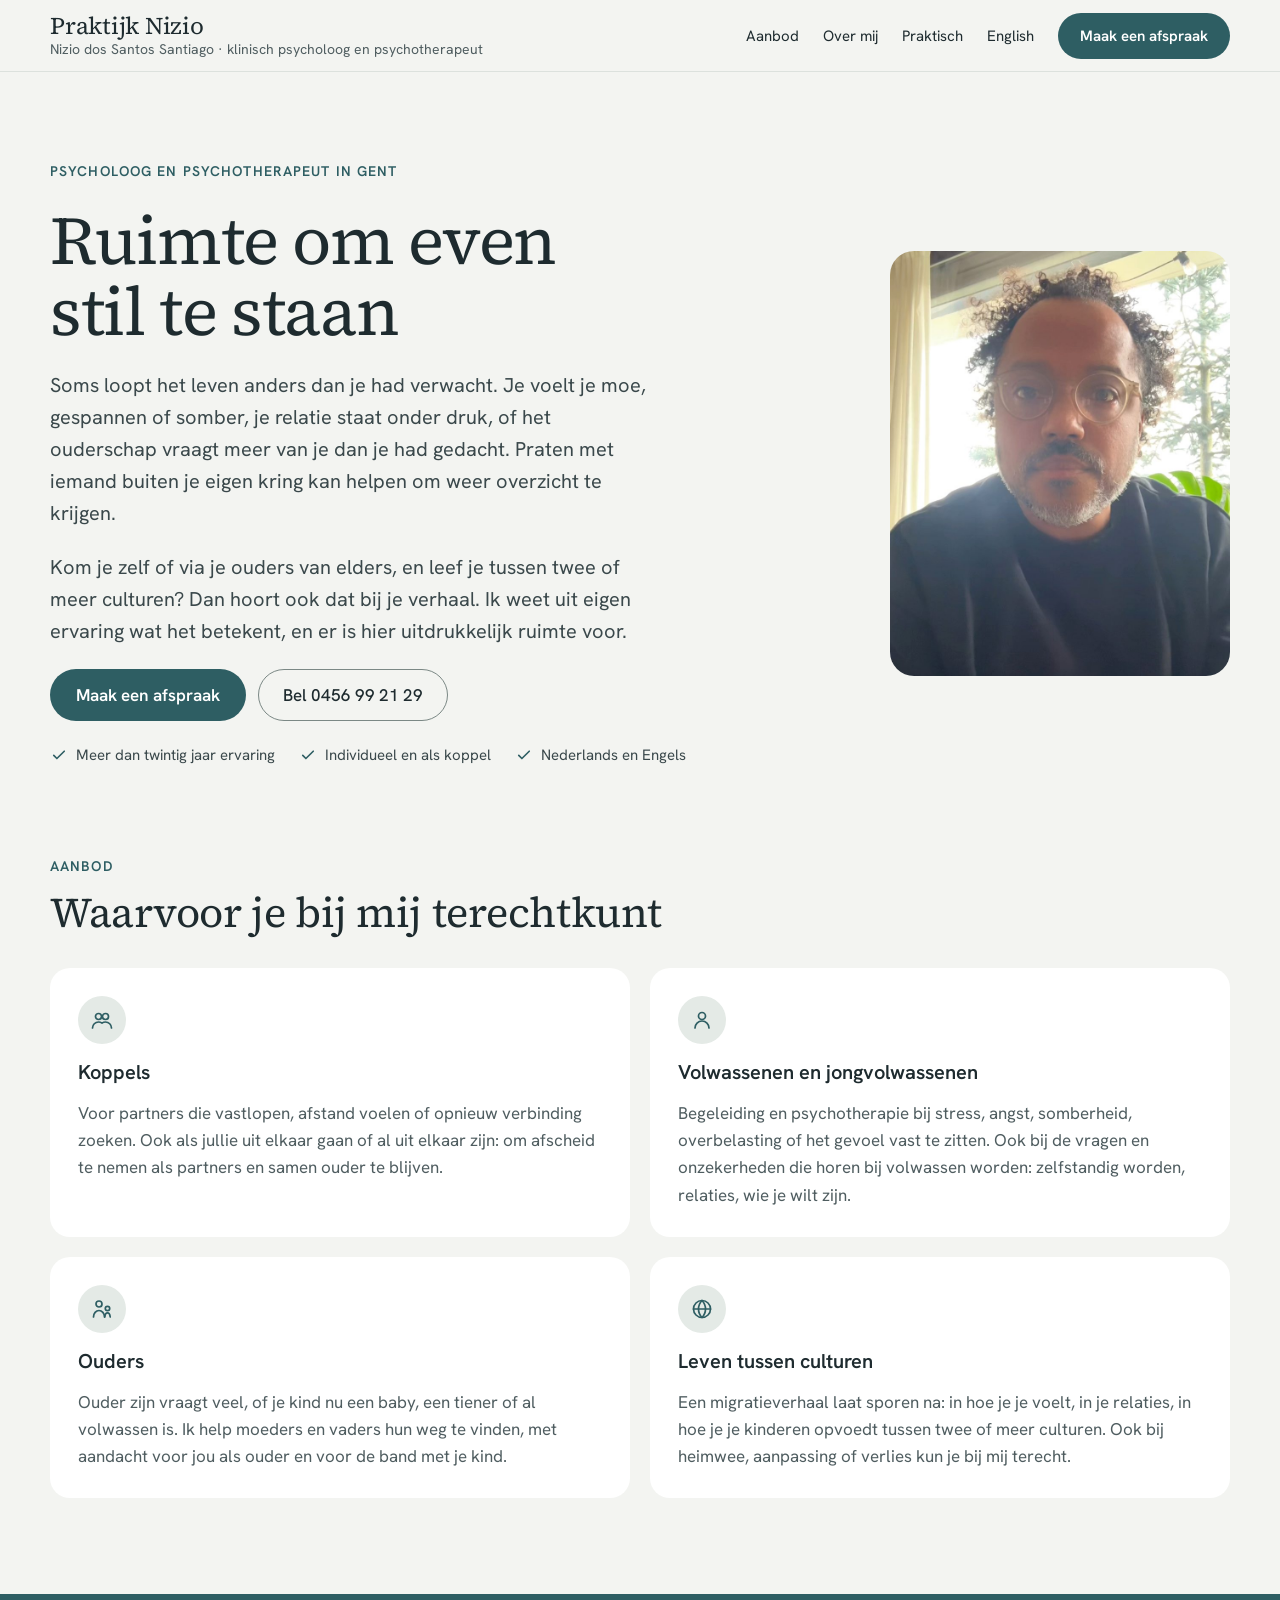
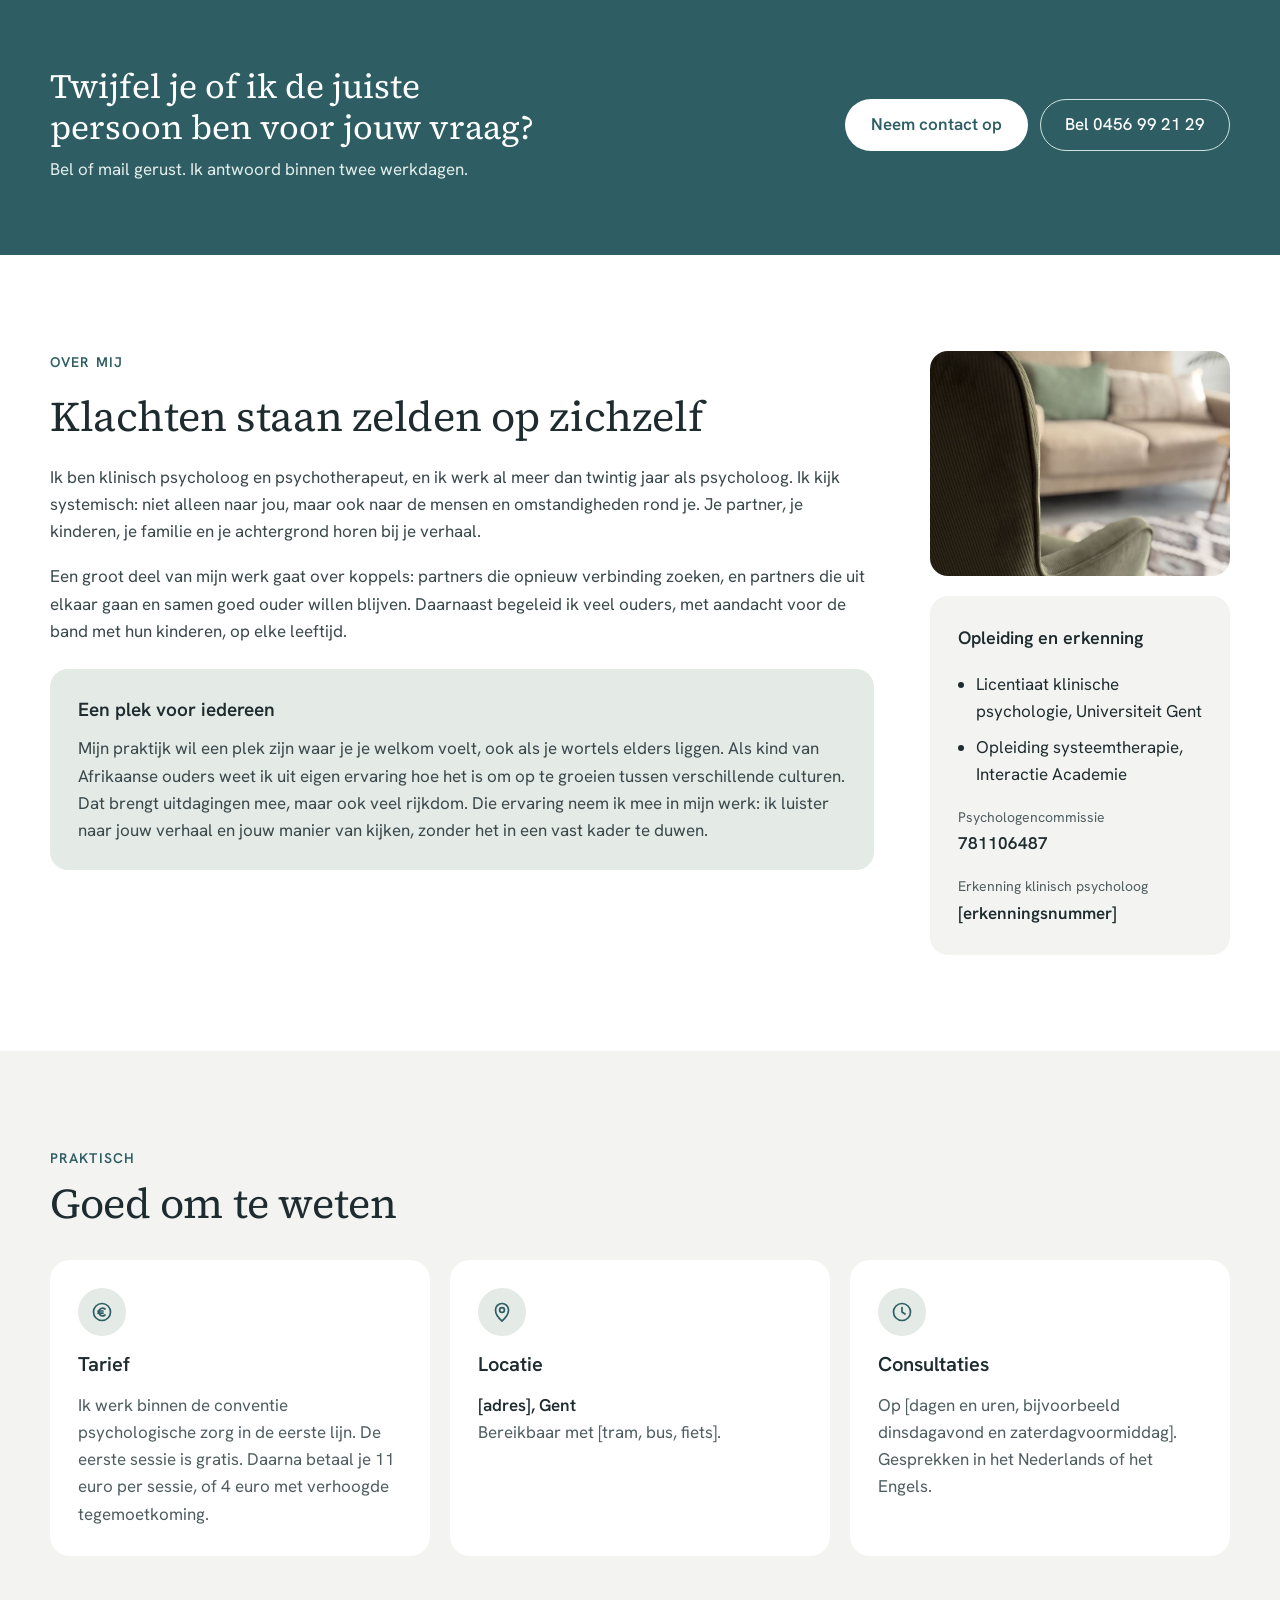
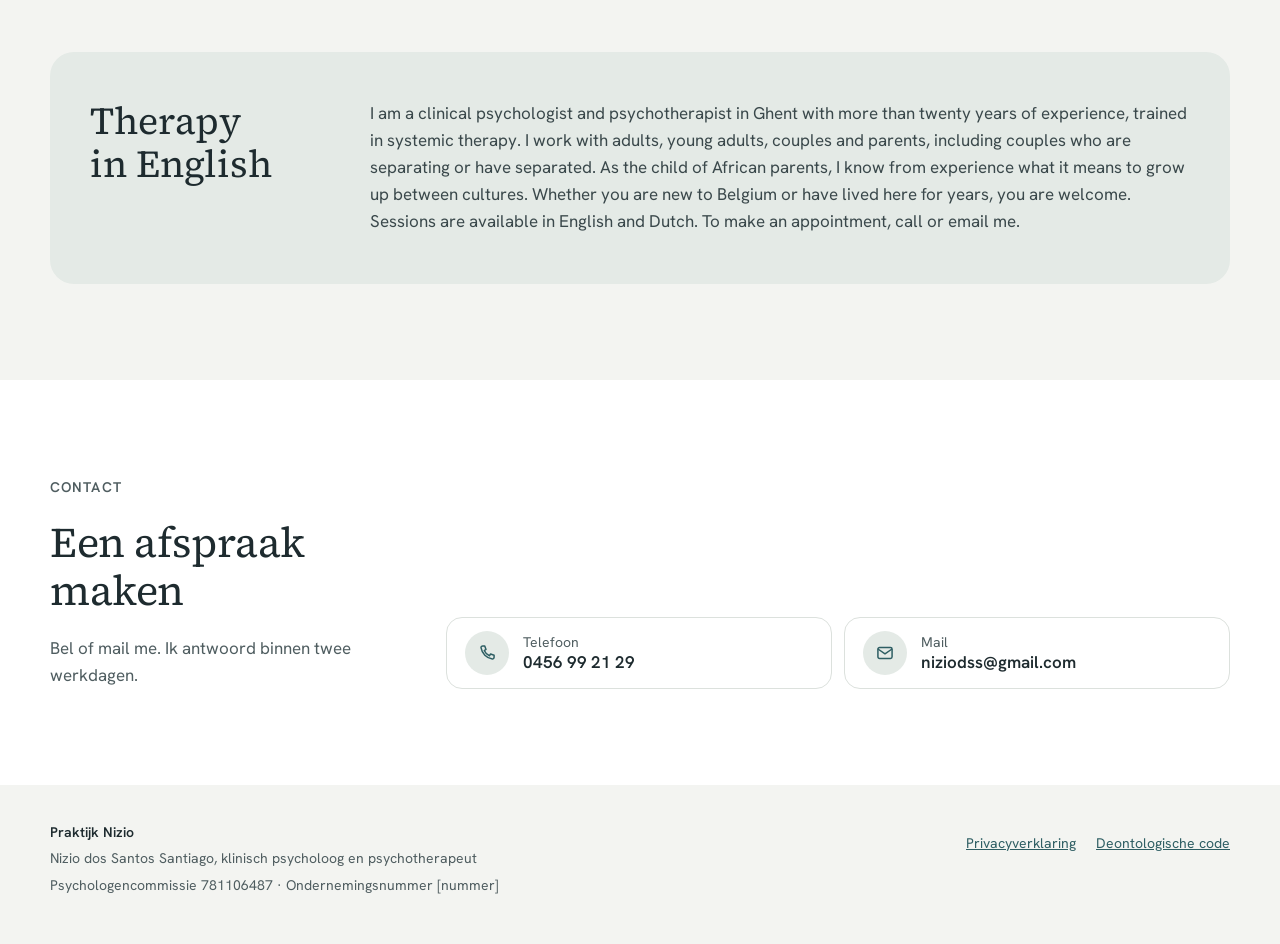
<file: index.html>
<!doctype html>
<html lang="nl">
<head>
<meta charset="utf-8">
<meta name="viewport" content="width=device-width, initial-scale=1">
<title>Praktijk Nizio | Psycholoog en psychotherapeut in Gent</title>
<meta name="description" content="Klinisch psycholoog en psychotherapeut in Gent voor koppels, volwassenen, jongvolwassenen en ouders. Gesprekken in het Nederlands en het Engels.">
<!-- Zolang de praktijk nog niet gestart is: niet tonen in Google. Deze regel weghalen bij de lancering. -->
<meta name="robots" content="noindex, nofollow">
<link rel="stylesheet" href="css/style.css?v=1">
</head>
<body>

<!-- KOP: blijft bovenaan staan -->
<header class="kop">
  <div class="container kop-inhoud">
    <a href="#top" class="merk">
      <span class="merk-naam">Praktijk Nizio</span>
      <span class="merk-sub">Nizio dos Santos Santiago · klinisch psycholoog en psychotherapeut</span>
    </a>
    <nav class="menu" aria-label="Hoofdmenu">
      <a href="#aanbod">Aanbod</a>
      <a href="#over">Over mij</a>
      <a href="#praktisch">Praktisch</a>
      <a href="#english">English</a>
      <a href="#contact" class="knop-afspraak">Maak een afspraak</a>
    </nav>
    <div class="menu-gsm">
      <a href="#contact" class="knop-afspraak">Afspraak</a>
      <details>
        <summary aria-label="Menu">
          <svg aria-hidden="true" width="22" height="22" viewBox="0 0 24 24" fill="none" stroke="currentColor" stroke-width="1.8" stroke-linecap="round"><path d="M4 7h16M4 12h16M4 17h16"/></svg>
        </summary>
        <nav aria-label="Menu">
          <a href="#aanbod">Aanbod</a>
          <a href="#over">Over mij</a>
          <a href="#praktisch">Praktisch</a>
          <a href="#english">English</a>
          <a href="#contact">Contact</a>
        </nav>
      </details>
    </div>
  </div>
</header>

<main>

<!-- INTRO -->
<section id="top" class="container intro">
  <div class="intro-tekst">
    <p class="bovenschrift">Psycholoog en psychotherapeut in Gent</p>
    <h1>Ruimte om even stil te staan</h1>
    <div class="byline">
      <img src="images/portret-klein.jpg" alt="Portret van Nizio dos Santos Santiago" width="56" height="56">
      <div class="byline-tekst">
        <span>Nizio dos Santos Santiago</span>
        <span>Klinisch psycholoog en psychotherapeut</span>
      </div>
    </div>
    <p class="intro-alinea">Soms loopt het leven anders dan je had verwacht. Je voelt je moe, gespannen of somber, je relatie staat onder druk, of het ouderschap vraagt meer van je dan je had gedacht. Praten met iemand buiten je eigen kring kan helpen om weer overzicht te krijgen.</p>
    <p class="intro-alinea">Kom je zelf of via je ouders van elders, en leef je tussen twee of meer culturen? Dan hoort ook dat bij je verhaal. Ik weet uit eigen ervaring wat het betekent, en er is hier uitdrukkelijk ruimte voor.</p>
    <div class="knoppen">
      <a href="#contact" class="knop knop-vol">Maak een afspraak</a>
      <a href="tel:+32456992129" class="knop knop-lijn">Bel 0456 99 21 29</a>
    </div>
    <ul class="troeven">
      <li><svg aria-hidden="true" width="18" height="18" viewBox="0 0 24 24" fill="none" stroke="#2E5E63" stroke-width="2.2" stroke-linecap="round" stroke-linejoin="round"><path d="M5 12.5l4.2 4.2L19 7"/></svg>Meer dan twintig jaar ervaring</li>
      <li><svg aria-hidden="true" width="18" height="18" viewBox="0 0 24 24" fill="none" stroke="#2E5E63" stroke-width="2.2" stroke-linecap="round" stroke-linejoin="round"><path d="M5 12.5l4.2 4.2L19 7"/></svg>Individueel en als koppel</li>
      <li><svg aria-hidden="true" width="18" height="18" viewBox="0 0 24 24" fill="none" stroke="#2E5E63" stroke-width="2.2" stroke-linecap="round" stroke-linejoin="round"><path d="M5 12.5l4.2 4.2L19 7"/></svg>Nederlands en Engels</li>
    </ul>
  </div>
  <div class="intro-foto">
    <img src="images/portret.jpg" alt="Portret van Nizio dos Santos Santiago" width="800" height="1000">
  </div>
</section>

<!-- AANBOD -->
<section id="aanbod" class="container aanbod">
  <div class="sectie-kop">
    <p class="bovenschrift">Aanbod</p>
    <h2 class="titel-groot">Waarvoor je bij mij terechtkunt</h2>
  </div>
  <div class="kaarten">
    <div class="kaart">
      <div class="icoon"><svg aria-hidden="true" width="24" height="24" viewBox="0 0 24 24" fill="none" stroke="currentColor" stroke-width="1.7" stroke-linecap="round" stroke-linejoin="round"><circle cx="8.5" cy="8.5" r="3"/><circle cx="15.5" cy="8.5" r="3"/><path d="M2.5 20c0-3.3 2.7-6 6-6 1.3 0 2.5.4 3.5 1.1 1-.7 2.2-1.1 3.5-1.1 3.3 0 6 2.7 6 6"/></svg></div>
      <h3>Koppels</h3>
      <p>Voor partners die vastlopen, afstand voelen of opnieuw verbinding zoeken. Ook als jullie uit elkaar gaan of al uit elkaar zijn: om afscheid te nemen als partners en samen ouder te blijven.</p>
    </div>
    <div class="kaart">
      <div class="icoon"><svg aria-hidden="true" width="24" height="24" viewBox="0 0 24 24" fill="none" stroke="currentColor" stroke-width="1.7" stroke-linecap="round" stroke-linejoin="round"><circle cx="12" cy="8" r="3.5"/><path d="M5 20c0-3.9 3.1-7 7-7s7 3.1 7 7"/></svg></div>
      <h3>Volwassenen en jongvolwassenen</h3>
      <p>Begeleiding en psychotherapie bij stress, angst, somberheid, overbelasting of het gevoel vast te zitten. Ook bij de vragen en onzekerheden die horen bij volwassen worden: zelfstandig worden, relaties, wie je wilt zijn.</p>
    </div>
    <div class="kaart">
      <div class="icoon"><svg aria-hidden="true" width="24" height="24" viewBox="0 0 24 24" fill="none" stroke="currentColor" stroke-width="1.7" stroke-linecap="round" stroke-linejoin="round"><circle cx="9" cy="7" r="3"/><path d="M3.5 20c0-3.6 2.5-6.5 5.5-6.5s5.5 2.9 5.5 6.5"/><circle cx="17.5" cy="11.5" r="2.2"/><path d="M14.8 20c.2-2.4 1.3-4.2 2.7-4.2s2.5 1.8 2.7 4.2"/></svg></div>
      <h3>Ouders</h3>
      <p>Ouder zijn vraagt veel, of je kind nu een baby, een tiener of al volwassen is. Ik help moeders en vaders hun weg te vinden, met aandacht voor jou als ouder en voor de band met je kind.</p>
    </div>
    <div class="kaart">
      <div class="icoon"><svg aria-hidden="true" width="24" height="24" viewBox="0 0 24 24" fill="none" stroke="currentColor" stroke-width="1.7" stroke-linecap="round" stroke-linejoin="round"><circle cx="12" cy="12" r="8.5"/><path d="M3.5 12h17"/><path d="M12 3.5c2.3 2.4 3.5 5.2 3.5 8.5s-1.2 6.1-3.5 8.5c-2.3-2.4-3.5-5.2-3.5-8.5s1.2-6.1 3.5-8.5z"/></svg></div>
      <h3>Leven tussen culturen</h3>
      <p>Een migratieverhaal laat sporen na: in hoe je je voelt, in je relaties, in hoe je je kinderen opvoedt tussen twee of meer culturen. Ook bij heimwee, aanpassing of verlies kun je bij mij terecht.</p>
    </div>
  </div>
</section>

<!-- BAND -->
<section class="band" aria-labelledby="twijfel">
  <div class="container band-inhoud">
    <div class="band-tekst">
      <h2 id="twijfel">Twijfel je of ik de juiste persoon ben voor jouw vraag?</h2>
      <p>Bel of mail gerust. Ik antwoord binnen twee werkdagen.</p>
    </div>
    <div class="knoppen">
      <a href="#contact" class="knop knop-wit">Neem contact op</a>
      <a href="tel:+32456992129" class="knop knop-lijn-wit">Bel 0456 99 21 29</a>
    </div>
  </div>
</section>

<!-- OVER MIJ -->
<section id="over" class="over">
  <div class="container over-inhoud">
    <div class="over-tekst">
      <p class="bovenschrift">Over mij</p>
      <h2 class="titel-groot">Klachten staan zelden op zichzelf</h2>
      <p>Ik ben klinisch psycholoog en psychotherapeut, en ik werk al meer dan twintig jaar als psycholoog. Ik kijk systemisch: niet alleen naar jou, maar ook naar de mensen en omstandigheden rond je. Je partner, je kinderen, je familie en je achtergrond horen bij je verhaal.</p>
      <p>Een groot deel van mijn werk gaat over koppels: partners die opnieuw verbinding zoeken, en partners die uit elkaar gaan en samen goed ouder willen blijven. Daarnaast begeleid ik veel ouders, met aandacht voor de band met hun kinderen, op elke leeftijd.</p>
      <div class="kader">
        <h3>Een plek voor iedereen</h3>
        <p>Mijn praktijk wil een plek zijn waar je je welkom voelt, ook als je wortels elders liggen. Als kind van Afrikaanse ouders weet ik uit eigen ervaring hoe het is om op te groeien tussen verschillende culturen. Dat brengt uitdagingen mee, maar ook veel rijkdom. Die ervaring neem ik mee in mijn werk: ik luister naar jouw verhaal en jouw manier van kijken, zonder het in een vast kader te duwen.</p>
      </div>
    </div>
    <div class="over-zijkant">
      <img src="images/gespreksruimte.jpg" alt="Rustige gespreksruimte met zetel en fauteuil" width="900" height="1200" loading="lazy">
      <aside class="erkenning">
        <h3>Opleiding en erkenning</h3>
        <ul>
          <li>Licentiaat klinische psychologie, Universiteit Gent</li>
          <li>Opleiding systeemtherapie, Interactie Academie</li>
        </ul>
        <div class="gegeven">
          <span>Psychologencommissie</span>
          <span>781106487</span>
        </div>
        <div class="gegeven">
          <span>Erkenning klinisch psycholoog</span>
          <span>[erkenningsnummer]</span>
        </div>
      </aside>
    </div>
  </div>
</section>

<!-- PRAKTISCH -->
<section id="praktisch" class="container praktisch">
  <div class="sectie-kop">
    <p class="bovenschrift">Praktisch</p>
    <h2 class="titel-groot">Goed om te weten</h2>
  </div>
  <div class="kaarten kaarten-smal">
    <div class="kaart">
      <div class="icoon"><svg aria-hidden="true" width="24" height="24" viewBox="0 0 24 24" fill="none" stroke="currentColor" stroke-width="1.7" stroke-linecap="round" stroke-linejoin="round"><circle cx="12" cy="12" r="8.5"/><path d="M15 9a3.8 3.8 0 1 0 0 6"/><path d="M8 11h5M8 13.2h5"/></svg></div>
      <h3>Tarief</h3>
      <p>Ik werk binnen de conventie psychologische zorg in de eerste lijn. De eerste sessie is gratis. Daarna betaal je 11 euro per sessie, of 4 euro met verhoogde tegemoetkoming.</p>
    </div>
    <div class="kaart">
      <div class="icoon"><svg aria-hidden="true" width="24" height="24" viewBox="0 0 24 24" fill="none" stroke="currentColor" stroke-width="1.7" stroke-linecap="round" stroke-linejoin="round"><path d="M12 21s-6.5-5.6-6.5-11a6.5 6.5 0 0 1 13 0c0 5.4-6.5 11-6.5 11z"/><circle cx="12" cy="10" r="2.4"/></svg></div>
      <h3>Locatie</h3>
      <p><strong>[adres], Gent</strong><br>Bereikbaar met [tram, bus, fiets].</p>
    </div>
    <div class="kaart">
      <div class="icoon"><svg aria-hidden="true" width="24" height="24" viewBox="0 0 24 24" fill="none" stroke="currentColor" stroke-width="1.7" stroke-linecap="round" stroke-linejoin="round"><circle cx="12" cy="12" r="8.5"/><path d="M12 7.5V12l3 2"/></svg></div>
      <h3>Consultaties</h3>
      <p>Op [dagen en uren, bijvoorbeeld dinsdagavond en zaterdagvoormiddag]. Gesprekken in het Nederlands of het Engels.</p>
    </div>
  </div>
</section>

<!-- THERAPY IN ENGLISH -->
<section id="english" class="container english">
  <div class="english-kader" lang="en">
    <h2>Therapy in English</h2>
    <p>I am a clinical psychologist and psychotherapist in Ghent with more than twenty years of experience, trained in systemic therapy. I work with adults, young adults, couples and parents, including couples who are separating or have separated. As the child of African parents, I know from experience what it means to grow up between cultures. Whether you are new to Belgium or have lived here for years, you are welcome. Sessions are available in English and Dutch. To make an appointment, call or email me.</p>
  </div>
</section>

<!-- CONTACT -->
<section id="contact" class="contact">
  <div class="container contact-inhoud">
    <div class="contact-tekst">
      <p class="bovenschrift">Contact</p>
      <h2 class="titel-groot">Een afspraak maken</h2>
      <p>Bel of mail me. Ik antwoord binnen twee werkdagen.</p>
    </div>
    <ul class="contact-lijst">
      <li>
        <a href="tel:+32456992129">
          <span class="contact-icoon"><svg aria-hidden="true" width="20" height="20" viewBox="0 0 24 24" fill="none" stroke="currentColor" stroke-width="1.8" stroke-linecap="round" stroke-linejoin="round"><path d="M6.8 3.5h2.5l1.5 4.2-2.1 1.4a11.5 11.5 0 0 0 6.2 6.2l1.4-2.1 4.2 1.5v2.5a2 2 0 0 1-2.1 2A16.5 16.5 0 0 1 4.8 5.6a2 2 0 0 1 2-2.1z"/></svg></span>
          <span class="contact-gegeven"><span>Telefoon</span><span>0456 99 21 29</span></span>
        </a>
      </li>
      <li>
        <a href="mailto:niziodss@gmail.com">
          <span class="contact-icoon"><svg aria-hidden="true" width="20" height="20" viewBox="0 0 24 24" fill="none" stroke="currentColor" stroke-width="1.8" stroke-linecap="round" stroke-linejoin="round"><rect x="3.5" y="5.5" width="17" height="13" rx="2"/><path d="M4 7.5l8 5.5 8-5.5"/></svg></span>
          <span class="contact-gegeven"><span>Mail</span><span>niziodss@gmail.com</span></span>
        </a>
      </li>
    </ul>
  </div>
</section>

</main>

<!-- VOETTEKST -->
<footer class="container voet">
  <div class="voet-gegevens">
    <span>Praktijk Nizio</span>
    <span>Nizio dos Santos Santiago, klinisch psycholoog en psychotherapeut</span>
    <span>Psychologencommissie 781106487 · Ondernemingsnummer [nummer]</span>
  </div>
  <nav aria-label="Juridisch">
    <a href="privacyverklaring.html">Privacyverklaring</a>
    <a href="https://www.compsy.be/nl_BE/le-code-de-deontologie" target="_blank" rel="noopener">Deontologische code</a>
  </nav>
</footer>

</body>
</html>
</file>
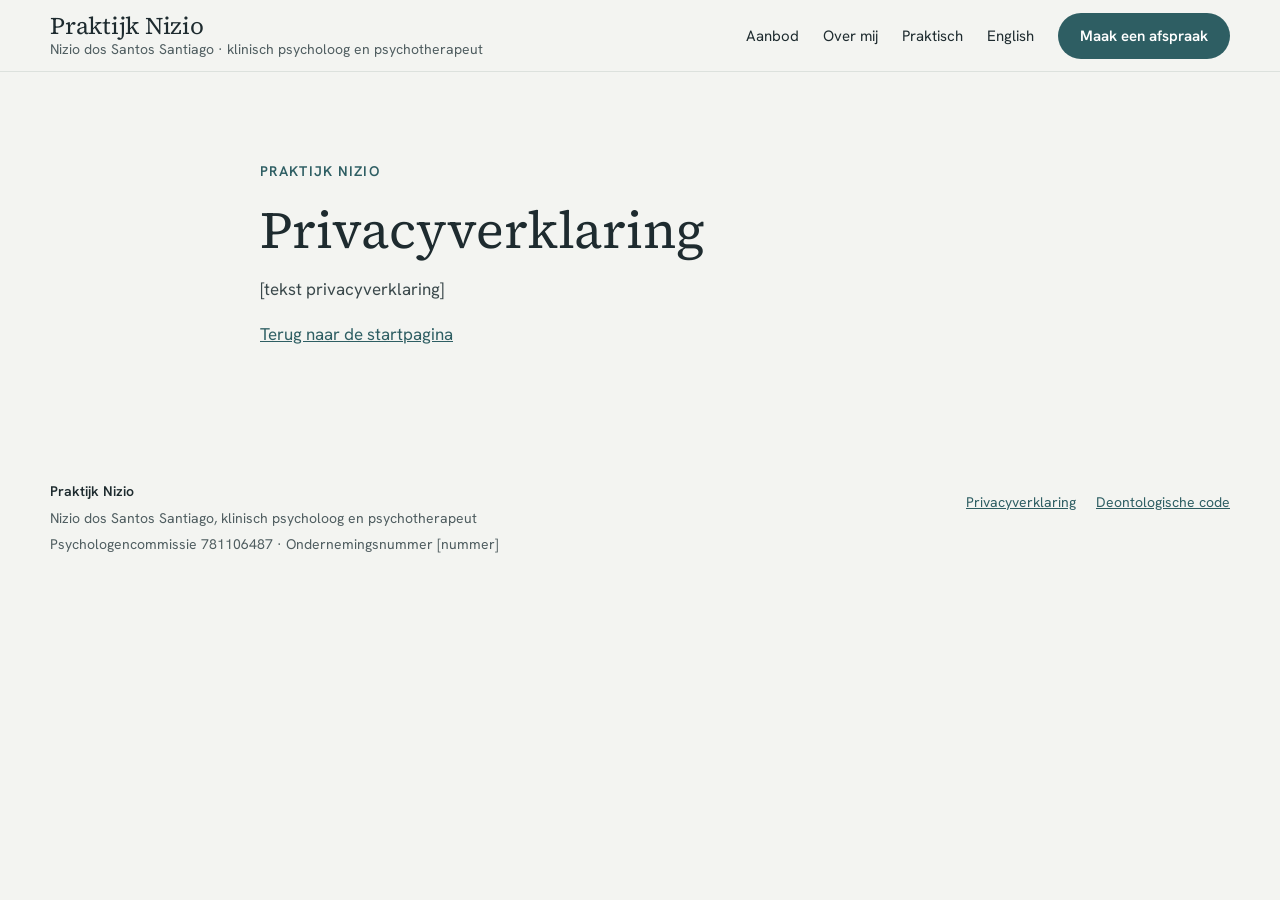
<file: privacyverklaring.html>
<!doctype html>
<html lang="nl">
<head>
<meta charset="utf-8">
<meta name="viewport" content="width=device-width, initial-scale=1">
<title>Privacyverklaring | Praktijk Nizio</title>
<meta name="robots" content="noindex, nofollow">
<link rel="stylesheet" href="css/style.css?v=1">
</head>
<body>

<!-- KOP: blijft bovenaan staan -->
<header class="kop">
  <div class="container kop-inhoud">
    <a href="index.html#top" class="merk">
      <span class="merk-naam">Praktijk Nizio</span>
      <span class="merk-sub">Nizio dos Santos Santiago · klinisch psycholoog en psychotherapeut</span>
    </a>
    <nav class="menu" aria-label="Hoofdmenu">
      <a href="index.html#aanbod">Aanbod</a>
      <a href="index.html#over">Over mij</a>
      <a href="index.html#praktisch">Praktisch</a>
      <a href="index.html#english">English</a>
      <a href="index.html#contact" class="knop-afspraak">Maak een afspraak</a>
    </nav>
    <div class="menu-gsm">
      <a href="index.html#contact" class="knop-afspraak">Afspraak</a>
      <details>
        <summary aria-label="Menu">
          <svg aria-hidden="true" width="22" height="22" viewBox="0 0 24 24" fill="none" stroke="currentColor" stroke-width="1.8" stroke-linecap="round"><path d="M4 7h16M4 12h16M4 17h16"/></svg>
        </summary>
        <nav aria-label="Menu">
          <a href="index.html#aanbod">Aanbod</a>
          <a href="index.html#over">Over mij</a>
          <a href="index.html#praktisch">Praktisch</a>
          <a href="index.html#english">English</a>
          <a href="index.html#contact">Contact</a>
        </nav>
      </details>
    </div>
  </div>
</header>

<main>
<div class="container tekstpagina">
<p class="bovenschrift">Praktijk Nizio</p>
<h1>Privacyverklaring</h1>
<p>[tekst privacyverklaring]</p>
<p><a href="index.html">Terug naar de startpagina</a></p>
</div>
</main>

<!-- VOETTEKST -->
<footer class="container voet">
  <div class="voet-gegevens">
    <span>Praktijk Nizio</span>
    <span>Nizio dos Santos Santiago, klinisch psycholoog en psychotherapeut</span>
    <span>Psychologencommissie 781106487 · Ondernemingsnummer [nummer]</span>
  </div>
  <nav aria-label="Juridisch">
    <a href="privacyverklaring.html">Privacyverklaring</a>
    <a href="https://www.compsy.be/nl_BE/le-code-de-deontologie" target="_blank" rel="noopener">Deontologische code</a>
  </nav>
</footer>

</body>
</html>
</file>
<file: css/style.css>
/* Praktijk Nizio: alle opmaak van de website */

/* Lettertypes, op de eigen site gehost */
@font-face { font-family: 'Hanken Grotesk'; font-style: normal; font-weight: 400; font-display: swap; src: url('../fonts/hanken-grotesk-400.woff2') format('woff2'); }
@font-face { font-family: 'Hanken Grotesk'; font-style: normal; font-weight: 500; font-display: swap; src: url('../fonts/hanken-grotesk-500.woff2') format('woff2'); }
@font-face { font-family: 'Hanken Grotesk'; font-style: normal; font-weight: 600; font-display: swap; src: url('../fonts/hanken-grotesk-600.woff2') format('woff2'); }
@font-face { font-family: 'Source Serif 4'; font-style: normal; font-weight: 400; font-display: swap; src: url('../fonts/source-serif-4-400.woff2') format('woff2'); }

/* Kleuren */
:root {
  --achtergrond: #F3F4F1;
  --wit: #FFFFFF;
  --salie: #E4EAE6;
  --fotovlak: #DCE5E2;
  --accent: #2E5E63;
  --accent-donker: #1E3F43;
  --titel: #1E2B2F;
  --tekst: #3A484B;
  --tekst-zacht: #4F5D60;
  --lijn: #DCE1DD;
  --rand: #7B8885;
}

/* Basis */
html { scroll-behavior: smooth; }
body {
  margin: 0;
  background: var(--achtergrond);
  color: var(--titel);
  font-family: 'Hanken Grotesk', system-ui, sans-serif;
  font-size: 17px;
  line-height: 1.6;
}
a { color: var(--accent); }
a:hover { color: var(--accent-donker); }
:focus-visible { outline: 2px solid var(--accent); outline-offset: 3px; }
img { display: block; max-width: 100%; }
h1, h2, h3, p { margin: 0; }

.container { max-width: 1180px; margin: 0 auto; padding-left: 24px; padding-right: 24px; }
section[id] { scroll-margin-top: 80px; }

.bovenschrift {
  font-size: 14px;
  font-weight: 600;
  letter-spacing: 0.08em;
  text-transform: uppercase;
  color: var(--accent);
}
.titel-groot {
  font-family: 'Source Serif 4', Georgia, serif;
  font-weight: 400;
  font-size: clamp(32px, 4vw, 42px);
  line-height: 1.15;
  letter-spacing: -0.01em;
  text-wrap: balance;
  color: var(--titel);
}
.sectie-kop { display: flex; flex-direction: column; gap: 10px; margin-bottom: 32px; max-width: 760px; }

/* Knoppen */
.knop {
  display: inline-flex;
  align-items: center;
  min-height: 52px;
  padding: 0 26px;
  border-radius: 999px;
  font-weight: 600;
  text-decoration: none;
  box-sizing: border-box;
}
.knop-vol { background: var(--accent); color: var(--wit); }
.knop-vol:hover { background: var(--accent-donker); color: var(--wit); }
.knop-lijn { border: 1px solid var(--rand); color: var(--titel); font-weight: 500; padding: 0 24px; }
.knop-lijn:hover { border-color: var(--accent); color: var(--accent); }
.knoppen { display: flex; flex-wrap: wrap; gap: 12px; }

/* Kop */
.kop { position: sticky; top: 0; z-index: 20; background: var(--achtergrond); border-bottom: 1px solid var(--lijn); }
.kop-inhoud { display: flex; align-items: center; justify-content: space-between; gap: 16px; padding-top: 12px; padding-bottom: 12px; }
.merk { text-decoration: none; color: var(--titel); display: flex; flex-direction: column; justify-content: center; min-height: 44px; }
.merk:hover { color: var(--titel); }
.merk-naam { font-family: 'Source Serif 4', Georgia, serif; font-size: 24px; line-height: 1.15; letter-spacing: -0.01em; }
.merk-sub { font-size: 14px; line-height: 1.4; color: var(--tekst-zacht); }

.menu { display: flex; align-items: center; gap: 4px; font-size: 15px; }
.menu a { text-decoration: none; color: var(--titel); display: inline-flex; align-items: center; min-height: 44px; padding: 0 10px; }
.menu a:hover { color: var(--accent); }
.menu .knop-afspraak { color: var(--wit); background: var(--accent); min-height: 46px; padding: 0 22px; margin-left: 10px; border-radius: 999px; font-weight: 600; }
.menu .knop-afspraak:hover { color: var(--wit); background: var(--accent-donker); }

.menu-gsm { display: none; align-items: center; gap: 8px; }
.menu-gsm .knop-afspraak { text-decoration: none; color: var(--wit); background: var(--accent); display: inline-flex; align-items: center; min-height: 44px; padding: 0 18px; border-radius: 999px; font-weight: 600; font-size: 15px; }
.menu-gsm details { position: relative; }
.menu-gsm summary {
  list-style: none; cursor: pointer;
  width: 44px; height: 44px; box-sizing: border-box;
  display: flex; align-items: center; justify-content: center;
  border-radius: 999px; border: 1px solid #9AA6A3; color: var(--titel);
}
.menu-gsm summary::-webkit-details-marker { display: none; }
.menu-gsm nav {
  position: absolute; right: 0; top: 54px; min-width: 220px;
  background: var(--wit); border-radius: 16px;
  box-shadow: 0 12px 32px rgba(30, 43, 47, 0.16);
  padding: 8px; display: flex; flex-direction: column;
}
.menu-gsm nav a { text-decoration: none; color: var(--titel); display: flex; align-items: center; min-height: 48px; padding: 0 14px; border-radius: 10px; }
.menu-gsm nav a:hover { background: var(--achtergrond); }

/* Intro */
.intro {
  padding-top: clamp(36px, 7vw, 88px);
  padding-bottom: clamp(56px, 7vw, 88px);
  display: flex; flex-wrap: wrap; gap: 56px; align-items: center;
}
.intro-tekst { flex: 999 1 520px; min-width: 0; display: flex; flex-direction: column; gap: 22px; }
.intro h1 {
  font-family: 'Source Serif 4', Georgia, serif;
  font-weight: 400;
  font-size: clamp(40px, 6vw, 68px);
  line-height: 1.05;
  letter-spacing: -0.02em;
  text-wrap: balance;
}
.intro-alinea { font-size: clamp(18px, 1.6vw, 20px); color: var(--tekst); max-width: 600px; }
.byline { display: none; align-items: center; gap: 14px; }
.byline img { flex: 0 0 56px; width: 56px; height: 56px; border-radius: 999px; object-fit: cover; }
.byline-tekst { display: flex; flex-direction: column; line-height: 1.35; }
.byline-tekst span:first-child { font-weight: 600; }
.byline-tekst span:last-child { font-size: 15px; color: var(--tekst-zacht); }
.troeven { list-style: none; margin: 0; padding: 0; display: flex; flex-wrap: wrap; gap: 8px 24px; font-size: 15px; color: var(--tekst); }
.troeven li { display: flex; align-items: center; gap: 8px; }
.intro-foto { flex: 1 1 340px; min-width: 0; }
.intro-foto img { width: 100%; height: auto; aspect-ratio: 4 / 5; object-fit: cover; border-radius: 24px; background: var(--fotovlak); }

/* Kaarten (aanbod en praktisch) */
.aanbod { padding-bottom: clamp(64px, 8vw, 96px); }
.kaarten { display: grid; grid-template-columns: repeat(auto-fit, minmax(min(100%, 400px), 1fr)); gap: 20px; }
.kaarten-smal { grid-template-columns: repeat(auto-fit, minmax(min(100%, 280px), 1fr)); }
.kaart { background: var(--wit); border-radius: 20px; padding: 28px; display: flex; flex-direction: column; gap: 12px; }
.kaart h3 { font-size: 20px; font-weight: 600; }
.kaart p { color: var(--tekst-zacht); }
.kaart strong { font-weight: 600; color: var(--titel); }
.icoon { width: 48px; height: 48px; border-radius: 999px; background: var(--salie); color: var(--accent); display: flex; align-items: center; justify-content: center; }

/* Band */
.band { background: var(--accent); color: var(--wit); }
.band-inhoud { padding-top: clamp(48px, 6vw, 72px); padding-bottom: clamp(48px, 6vw, 72px); display: flex; flex-wrap: wrap; align-items: center; justify-content: space-between; gap: 24px 48px; }
.band-tekst { flex: 1 1 420px; min-width: 0; display: flex; flex-direction: column; gap: 8px; }
.band h2 { font-family: 'Source Serif 4', Georgia, serif; font-weight: 400; font-size: clamp(26px, 3vw, 34px); line-height: 1.2; text-wrap: balance; }
.band p { color: #E3EEEC; }
.band .knoppen { flex: 0 1 auto; max-width: 100%; }
.band .knop-wit { background: var(--wit); color: var(--accent); }
.band .knop-wit:hover { background: var(--salie); color: var(--accent-donker); }
.band .knop-lijn-wit { border: 1px solid #CFE2DF; color: var(--wit); font-weight: 500; padding: 0 24px; }
.band .knop-lijn-wit:hover { background: rgba(255, 255, 255, 0.1); color: var(--wit); }

/* Over mij */
.over { background: var(--wit); }
.over-inhoud { padding-top: clamp(64px, 8vw, 96px); padding-bottom: clamp(64px, 8vw, 96px); display: flex; flex-wrap: wrap; gap: 48px 56px; }
.over-tekst { flex: 999 1 520px; min-width: 0; display: flex; flex-direction: column; gap: 18px; color: var(--tekst); }
.over-tekst .titel-groot { margin-bottom: 6px; }
.kader { background: var(--salie); border-radius: 18px; padding: 26px 28px; display: flex; flex-direction: column; gap: 10px; margin-top: 6px; }
.kader h3 { font-size: 19px; font-weight: 600; color: var(--titel); }
.over-zijkant { flex: 1 1 300px; min-width: 0; display: flex; flex-direction: column; gap: 20px; align-self: flex-start; }
.over-zijkant img { width: 100%; height: auto; aspect-ratio: 4 / 3; object-fit: cover; border-radius: 18px; background: var(--fotovlak); }
.erkenning { background: var(--achtergrond); border-radius: 18px; padding: 28px; display: flex; flex-direction: column; gap: 18px; }
.erkenning h3 { font-size: 18px; font-weight: 600; }
.erkenning ul { margin: 0; padding: 0 0 0 18px; display: flex; flex-direction: column; gap: 8px; }
.gegeven { display: flex; flex-direction: column; gap: 2px; }
.gegeven span:first-child { font-size: 14px; color: var(--tekst-zacht); }
.gegeven span:last-child { font-weight: 600; }

/* Praktisch */
.praktisch { padding-top: clamp(64px, 8vw, 96px); padding-bottom: clamp(64px, 8vw, 96px); }

/* Therapy in English */
.english { padding-bottom: clamp(64px, 8vw, 96px); }
.english-kader { background: var(--salie); border-radius: 24px; padding: clamp(28px, 4vw, 48px) clamp(24px, 4vw, 40px); display: flex; flex-wrap: wrap; gap: 20px 40px; align-items: flex-start; }
.english-kader h2 { flex: 1 1 240px; font-family: 'Source Serif 4', Georgia, serif; font-weight: 400; font-size: clamp(30px, 3.4vw, 38px); line-height: 1.15; text-wrap: balance; }
.english-kader p { flex: 999 1 460px; min-width: 0; color: var(--tekst); }

/* Contact */
.contact { background: var(--wit); }
.contact-inhoud { padding-top: clamp(64px, 8vw, 96px); padding-bottom: clamp(64px, 8vw, 96px); display: flex; flex-wrap: wrap; gap: 32px 56px; align-items: flex-end; }
.contact-tekst { flex: 1 1 340px; min-width: 0; display: flex; flex-direction: column; gap: 20px; }
.contact-tekst p { color: var(--tekst-zacht); }
.contact-lijst { flex: 999 1 460px; min-width: 0; list-style: none; margin: 0; padding: 0; display: grid; grid-template-columns: repeat(auto-fit, minmax(min(100%, 240px), 1fr)); gap: 12px; }
.contact-lijst a { text-decoration: none; color: var(--titel); display: flex; align-items: center; gap: 14px; min-height: 72px; padding: 10px 18px; border: 1px solid var(--lijn); border-radius: 16px; box-sizing: border-box; }
.contact-lijst a:hover { border-color: var(--accent); }
.contact-icoon { flex: 0 0 44px; width: 44px; height: 44px; border-radius: 999px; background: var(--salie); color: var(--accent); display: flex; align-items: center; justify-content: center; }
.contact-gegeven { display: flex; flex-direction: column; line-height: 1.3; min-width: 0; }
.contact-gegeven span:first-child { font-size: 14px; color: var(--tekst-zacht); }
.contact-gegeven span:last-child { font-weight: 600; overflow-wrap: anywhere; }

/* Voettekst */
.voet { padding-top: 36px; padding-bottom: 48px; display: flex; flex-wrap: wrap; justify-content: space-between; gap: 16px 24px; font-size: 14px; color: var(--tekst-zacht); }
.voet-gegevens { display: flex; flex-direction: column; gap: 4px; }
.voet-gegevens span:first-child { font-weight: 600; color: var(--titel); }
.voet nav { display: flex; flex-wrap: wrap; gap: 4px 20px; align-items: flex-start; }
.voet nav a { display: inline-flex; align-items: center; min-height: 44px; }

/* Losse tekstpagina (privacyverklaring, 404) */
.tekstpagina { padding-top: clamp(48px, 7vw, 88px); padding-bottom: clamp(64px, 8vw, 96px); max-width: 760px; display: flex; flex-direction: column; gap: 18px; color: var(--tekst); }
.tekstpagina h1 { font-family: 'Source Serif 4', Georgia, serif; font-weight: 400; font-size: clamp(36px, 5vw, 52px); line-height: 1.1; color: var(--titel); }
.tekstpagina h2 { font-size: 20px; font-weight: 600; color: var(--titel); margin-top: 12px; }

/* Gsm: onder 820 pixels */
@media (max-width: 820px) {
  .menu { display: none; }
  .menu-gsm { display: flex; }
  .merk-sub { display: none; }
  .intro-foto { display: none; }
  .byline { display: flex; }
}
</file>
